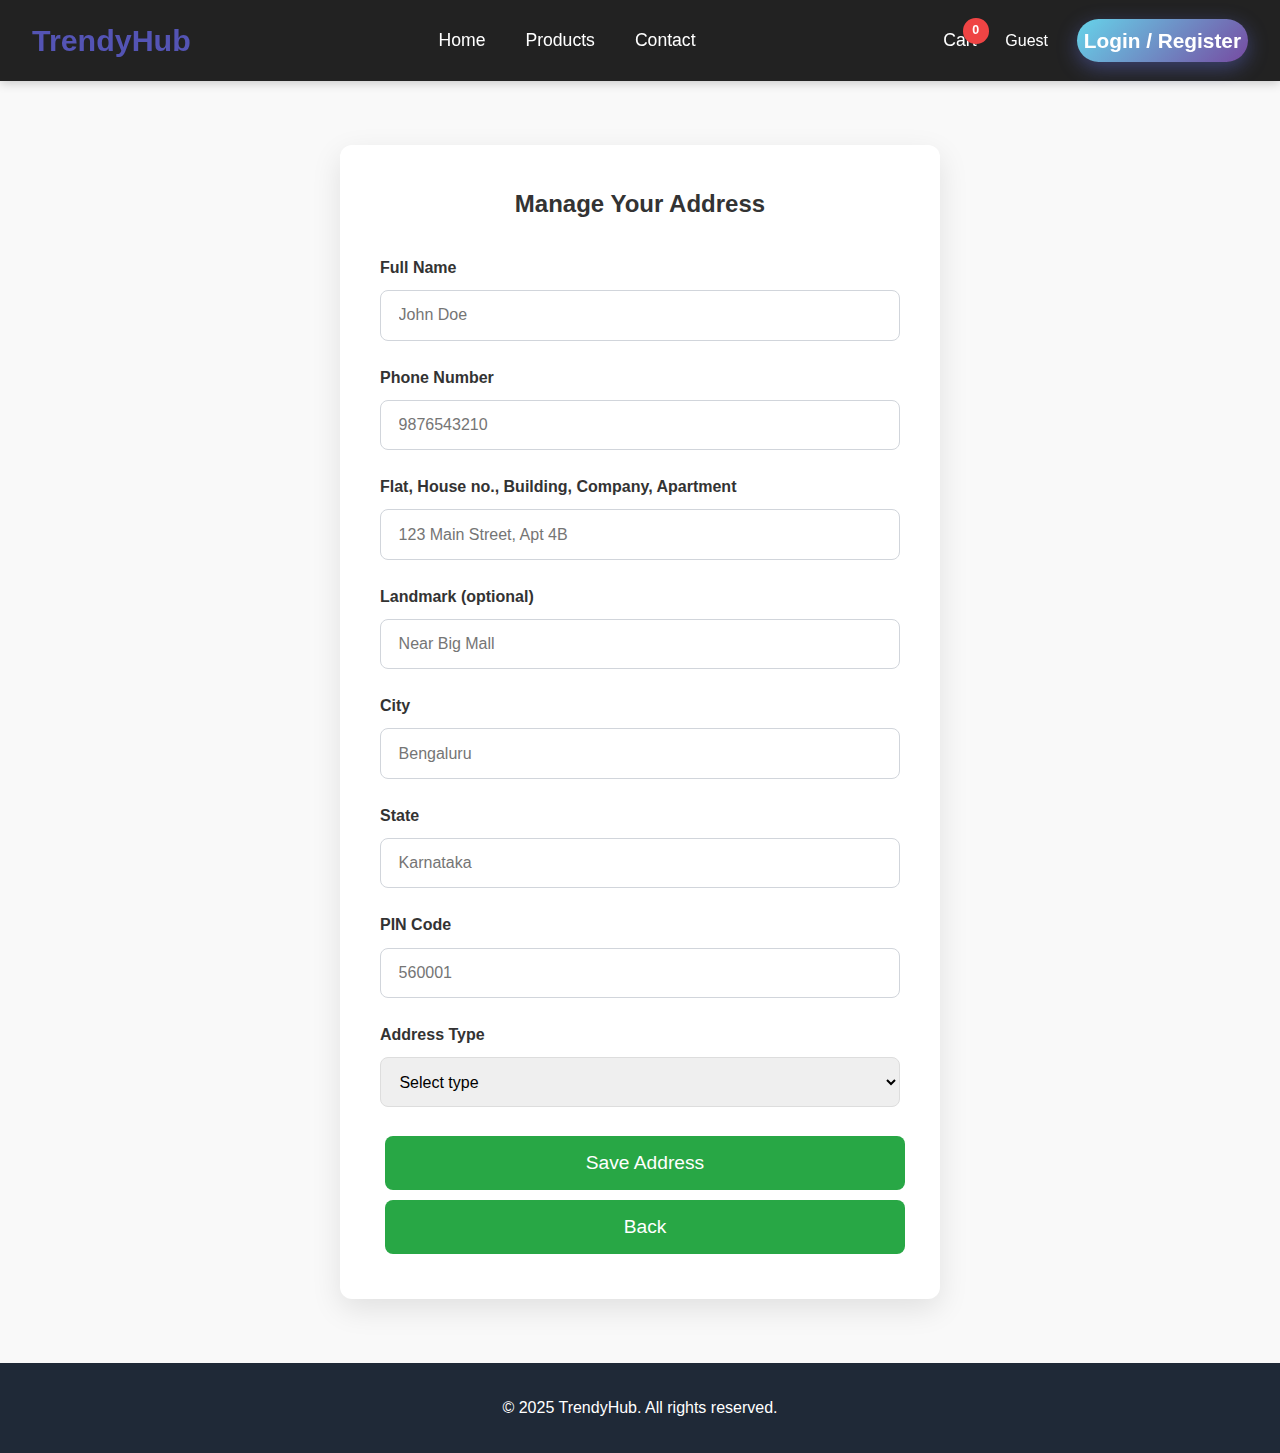
<file: address.html>
<!DOCTYPE html>
<html lang="en">
<head>
  <meta charset="UTF-8" />
<meta name="viewport" content="width=device-width, initial-scale=1.0, maximum-scale=1.0, user-scalable=no">  <title>MyShop - My Address</title>
  <link rel="stylesheet" href="css/style.css" />
  <style>
    .address-container {
      max-width: 600px;
      margin: 4rem auto;
      padding: 2.5rem;
      background: white;
      border-radius: 12px;
      box-shadow: 0 10px 30px rgba(0,0,0,0.1);
    }
    h2 { text-align: center; margin-bottom: 2rem; color: #333; }
    .form-group { margin-bottom: 1.5rem; }
    label { display: block; margin-bottom: 0.6rem; font-weight: 600; }
    input, textarea, select {
      width: 100%;
      padding: 0.9rem;
      border: 1px solid #ddd;
      border-radius: 8px;
      font-size: 1rem;
    }
    button {
        margin: 5px;
      width: 100%;
      padding: 1rem;
      background: #28a745;
      color: white;
      border: none;
      border-radius: 8px;
      font-size: 1.2rem;
      cursor: pointer;
    }
    button:hover { background: #218838; }
    #message { margin-top: 1.5rem; padding: 1rem; border-radius: 8px; text-align: center; }
    .success { background: #d4edda; color: #155724; }
    .error { background: #f8d7da; color: #721c24; }
  </style>
</head>
<body>

  <!-- Navbar (copy from your other pages) -->
  <header>
    <nav class="navbar">
      <div class="logo">TrendyHub</div>
      <ul class="nav-links">
        <li><a href="index.html">Home</a></li>
        <li><a href="products.html">Products</a></li>
        <li><a href="contact.html">Contact</a></li>
      </ul>
      <div class="nav-right">
        <a href="cart.html" class="cart-link">Cart <span id="cart-count">0</span></a>
        <span id="user-status">Guest</span>
        <button id="logout-btn" style="display:none;">Logout</button>
         <a href="login.html" style="
    display: inline-flex;
    align-items: center;
    gap: 0.8rem;
    padding: 5px 7px;
    background: linear-gradient(135deg, #66d4ea, #764ba2);
    color: white;
    text-decoration: none;
    font-size: 1.3rem;
    font-weight: bold;
    border-radius: 50px;
    box-shadow: 0 6px 20px rgba(102,118,234,0.4);
    transition: all 0.3s ease;
  " onmouseover="this.style.transform='translateY(-4px)'; this.style.boxShadow='0 12px 30px rgba(102,118,234,0.6)'" 
     onmouseout="this.style.transform='translateY(0)'; this.style.boxShadow='0 6px 20px rgba(102,118,234,0.4)'" id="login-link">Login / Register</a>
      </div>
    </nav>
  </header>

  <!-- Address Form -->
  <main class="address-container">
    <h2>Manage Your Address</h2>
    <form id="address-form">
      <div class="form-group">
        <label for="fullName">Full Name</label>
        <input type="text" id="fullName" required placeholder="John Doe">
      </div>
      <div class="form-group">
        <label for="phone">Phone Number</label>
        <input type="tel" id="phone" required placeholder="9876543210">
      </div>
      <div class="form-group">
        <label for="addressLine">Flat, House no., Building, Company, Apartment</label>
        <input type="text" id="addressLine" required placeholder="123 Main Street, Apt 4B">
      </div>
      <div class="form-group">
        <label for="landmark">Landmark (optional)</label>
        <input type="text" id="landmark" placeholder="Near Big Mall">
      </div>
      <div class="form-group">
        <label for="city">City</label>
        <input type="text" id="city" required placeholder="Bengaluru">
      </div>
      <div class="form-group">
        <label for="state">State</label>
        <input type="text" id="state" required placeholder="Karnataka">
      </div>
      <div class="form-group">
        <label for="pincode">PIN Code</label>
        <input type="text" id="pincode" required placeholder="560001" pattern="[0-9]{6}">
      </div>
      <div class="form-group">
        <label for="addressType">Address Type</label>
        <select id="addressType" required>
          <option value="">Select type</option>
          <option value="home">Home</option>
          <option value="work">Work</option>
          <option value="other">Other</option>
        </select>
      </div>
      <button type="submit">Save Address</button>
      <button type="button" onclick="window.history.back()">Back</button>
    </form>

    <div id="message" style="display:none;"></div>
  </main>

  <!-- Footer -->
  <footer>
    <p>© 2025 TrendyHub. All rights reserved.</p>
  </footer>

  <!-- Toast Container -->
  <div id="toast-container"></div>

  <script>
  // Load existing address for edit (if saved)
  document.addEventListener('DOMContentLoaded', () => {
  const saved = localStorage.getItem('savedAddress');
  if (saved) {
    const addr = JSON.parse(saved);
    document.getElementById('fullName').value = addr.fullName || '';
    document.getElementById('phone').value = addr.phone || '';
    document.getElementById('addressLine').value = addr.addressLine || '';
    document.getElementById('landmark').value = addr.landmark || '';
    document.getElementById('city').value = addr.city || '';
    document.getElementById('state').value = addr.state || '';
    document.getElementById('pincode').value = addr.pincode || '';
    document.getElementById('addressType').value = addr.addressType || '';
  }
});

  document.getElementById('address-form').addEventListener('submit', async (e) => {
    e.preventDefault();

    const address = {
      fullName: document.getElementById('fullName').value.trim(),
      phone: document.getElementById('phone').value.trim(),
      addressLine: document.getElementById('addressLine').value.trim(),
      landmark: document.getElementById('landmark').value.trim(),
      city: document.getElementById('city').value.trim(),
      state: document.getElementById('state').value.trim(),
      pincode: document.getElementById('pincode').value.trim(),
      addressType: document.getElementById('addressType').value
    };

    const msgDiv = document.getElementById('message');
    msgDiv.style.display = 'block';

    try {
      const saved = localStorage.getItem('savedAddress');
      const id = saved ? JSON.parse(saved)._id : null;
      const url = id ? `http://127.0.0.1:3000/api/address/${id}` : 'http://127.0.0.1:3000/api/address';

      const method = id ? 'PUT' : 'POST';

      const res = await fetch(url, {
        method,
        headers: { 'Content-Type': 'application/json' },
        body: JSON.stringify(address)
      });

      const text = await res.text();
      console.log('Raw server response:', text);

      let data;
      try {
        data = JSON.parse(text);
      } catch {
        msgDiv.className = 'error';
        msgDiv.textContent = 'Server returned invalid response';
        return;
      }

      if (res.ok) {
        msgDiv.className = 'success';
        msgDiv.textContent = data.message || (id ? 'Address updated successfully!' : 'Address saved successfully!');
        localStorage.setItem('savedAddress', JSON.stringify({ ...address, _id: data.id || id }));
        document.getElementById('address-form').reset();
      } else {
        msgDiv.className = 'error';
        msgDiv.textContent = data.message || 'Failed to save/update address';
      }
    } catch (err) {
      msgDiv.className = 'error';
      msgDiv.textContent = 'Network error: ' + err.message;
      console.error('Fetch error:', err);
    }
  });
</script>
</body>
</html>
</file>
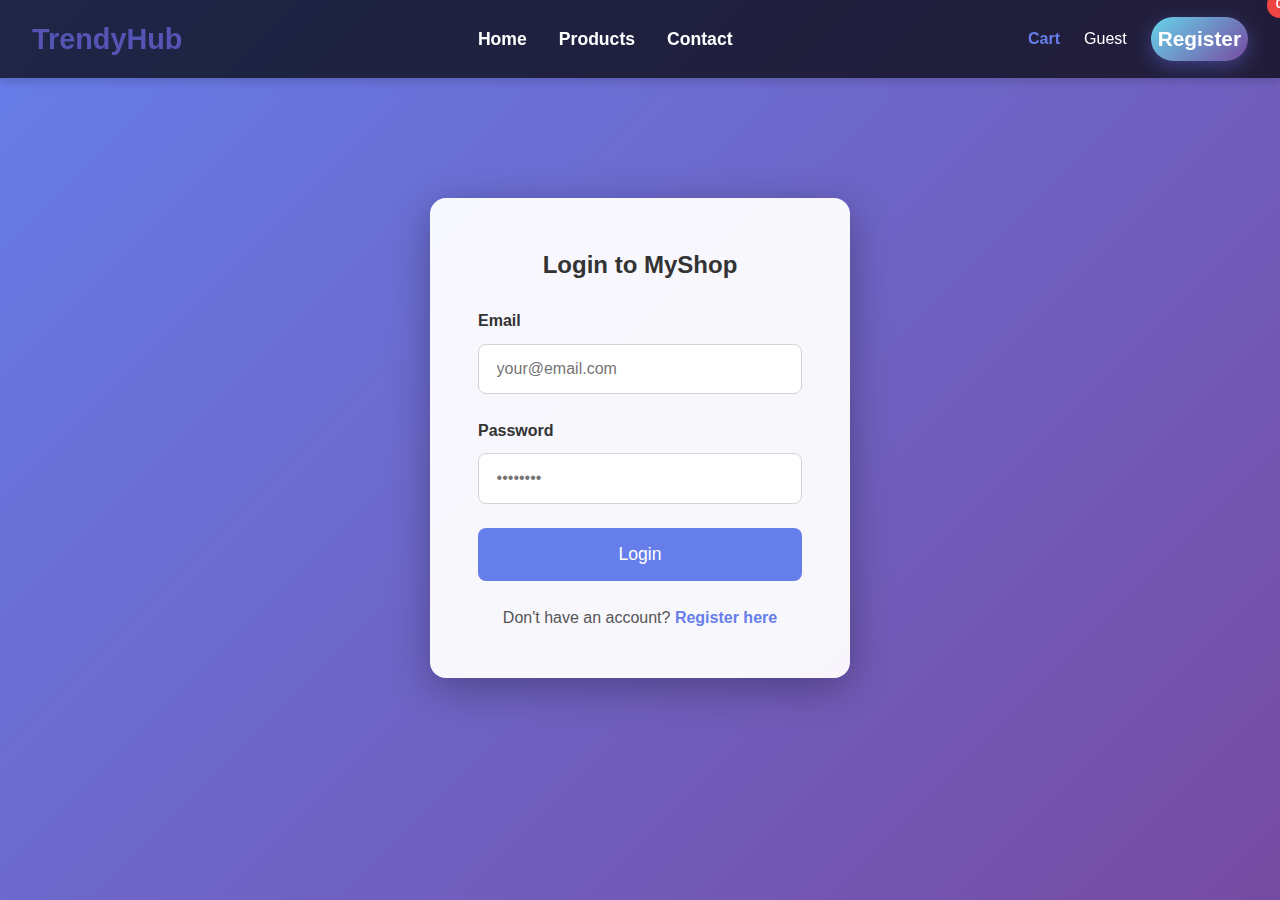
<file: admin.html>
<!DOCTYPE html>
<html lang="en">
<head>
  <meta charset="UTF-8" />
<meta name="viewport" content="width=device-width, initial-scale=1.0, maximum-scale=1.0, user-scalable=no">  <title>MyShop - Admin Dashboard</title>
  <link rel="stylesheet" href="css/style.css" />
  <style>
    body {
      margin: 0;
      font-family: Arial, sans-serif;
      background: #f4f7fa;
      color: #333;
    }
    header {
      background: #1a1a2e;
      color: white;
      padding: 1rem 2rem;
      box-shadow: 0 2px 10px rgba(0,0,0,0.2);
    }
    .navbar {
      display: flex;
      justify-content: space-between;
      align-items: center;
    }
    .logo {
      font-size: 1.8rem;
      font-weight: bold;
    }
    .logout-btn {
      background: #e94560;
      color: white;
      border: none;
      padding: 0.7rem 1.5rem;
      border-radius: 6px;
      cursor: pointer;
      font-weight: bold;
    }
    main {
      max-width: 1100px;
      margin: 3rem auto;
      padding: 0 1rem;
    }
    h1 {
      text-align: center;
      color: #1a1a2e;
      margin-bottom: 2rem;
    }
    table {
      width: 100%;
      border-collapse: collapse;
      background: white;
      border-radius: 10px;
      overflow: hidden;
      box-shadow: 0 4px 15px rgba(0,0,0,0.1);
    }
    th, td {
      padding: 1.2rem;
      text-align: left;
      border-bottom: 1px solid #eee;
    }
    th {
      background: #16213e;
      color: white;
    }
    tr:hover {
      background: #f8f9fa;
    }
    .loading, .error-msg, .no-data {
      text-align: center;
      padding: 4rem 1rem;
      font-size: 1.3rem;
      color: #555;
    }
    .error-msg {
      color: #e94560;
      background: #fff5f5;
      border: 1px solid #ffcccc;
      border-radius: 8px;
      margin-bottom: 1.5rem;
    }
  </style>
</head>
<body>

  <!-- Navbar -->
  <header>
    <nav class="navbar">
      <div class="logo">TrendyHub Admin</div>
      <button class="logout-btn" id="logout-btn">Logout</button>
    </nav>
  </header>

  <!-- Main Content -->
  <main>
    <h1>All Registered Users</h1>

    <div id="loading" class="loading">Loading users...</div>
    <div id="error-msg" class="error-msg" style="display:none;"></div>
    <div id="no-data" class="no-data" style="display:none;">No users found in database.</div>

    <table id="users-table" style="display:none;">
      <thead>
        <tr>
          <th>Name</th>
          <th>Email</th>
          <th>Registered On</th>
        </tr>
      </thead>
      <tbody id="users-body"></tbody>
    </table>
  </main>

  <!-- Scripts -->
  <script>
    async function loadUsers() {
      const token = localStorage.getItem('token');
      if (!token) {
        alert('Please login first');
        window.location.href = 'login.html';
        return;
      }

      const loading = document.getElementById('loading');
      const errorMsg = document.getElementById('error-msg');
      const noData = document.getElementById('no-data');
      const table = document.getElementById('users-table');
      const tbody = document.getElementById('users-body');

      loading.style.display = 'block';
      errorMsg.style.display = 'none';
      noData.style.display = 'none';
      table.style.display = 'none';

      try {
        const res = await fetch('https://my-shop-one-rho.vercel.app/api/admin/users', {
          method: 'GET',
          headers: {
            'Authorization': `Bearer ${token}`,
            'Content-Type': 'application/json'
          }
        });

        // Debug logs – very important
        console.log('Admin request status:', res.status);
        const text = await res.text();
        console.log('Admin raw response from server:', text);

        let data;
        try {
          data = JSON.parse(text);
        } catch (parseErr) {
          console.error('Failed to parse JSON:', parseErr);
          throw new Error('Server returned invalid response (not JSON)');
        }

        loading.style.display = 'none';

        if (!res.ok) {
          errorMsg.textContent = data.message || `Error ${res.status}: ${text}`;
          errorMsg.style.display = 'block';

          if (res.status === 401 || res.status === 403) {
            alert('Session expired or admin access required. Please login again.');
            localStorage.removeItem('token');
            window.location.href = 'login.html';
          }
          return;
        }

        if (data.length === 0) {
          noData.style.display = 'block';
          return;
        }

        table.style.display = 'table';
        tbody.innerHTML = '';

        data.forEach(user => {
          const row = document.createElement('tr');
          row.innerHTML = `
            <td>${user.name || 'N/A'}</td>
            <td>${user.email || 'N/A'}</td>
            <td>${user.createdAt ? new Date(user.createdAt).toLocaleDateString() : 'N/A'}</td>
          `;
          tbody.appendChild(row);
        });
      } catch (err) {
        console.error('Load users failed:', err);
        loading.style.display = 'none';
        errorMsg.textContent = 'Error loading users: ' + err.message;
        errorMsg.style.display = 'block';
      }
    }

    document.addEventListener('DOMContentLoaded', () => {
      loadUsers();

      document.getElementById('logout-btn').addEventListener('click', () => {
        localStorage.removeItem('token');
        window.location.href = 'index.html';
      });
    });
  </script>
</body>
</html>
</file>
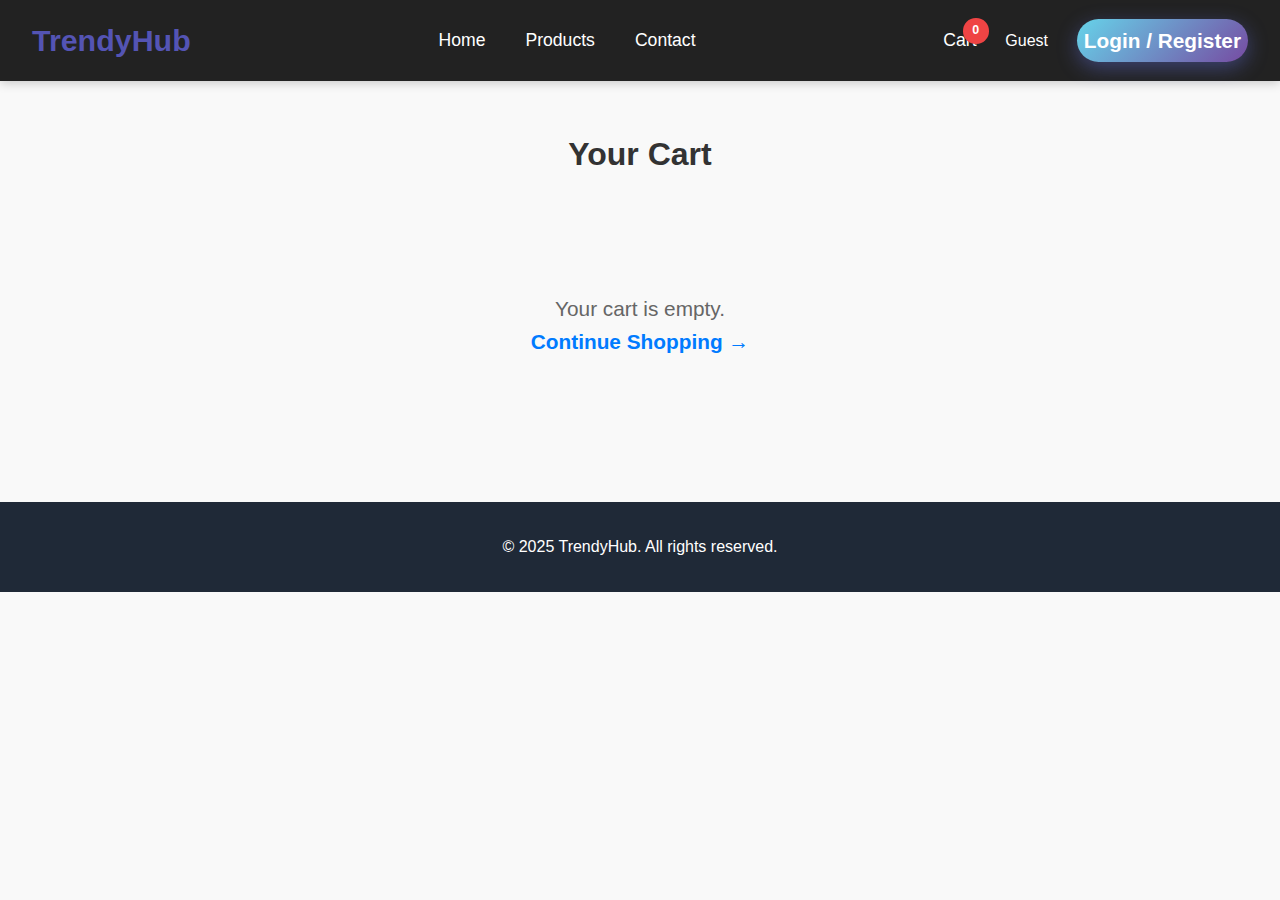
<file: cart.html>
<!DOCTYPE html>
<html lang="en">
<head>
  <meta charset="UTF-8" />
<meta name="viewport" content="width=device-width, initial-scale=1.0, maximum-scale=1.0, user-scalable=no">  <title>MyShop - Cart</title>
  <link rel="stylesheet" href="css/style.css" />
  <style>
    .cart-container {
      max-width: 1100px;
      margin: 3rem auto;
      padding: 0 1.5rem;
    }

    h1 {
      text-align: center;
      margin-bottom: 2rem;
      color: #333;
    }

    .cart-item {
      display: flex;
      align-items: center;
      gap: 1.5rem;
      padding: 1.5rem 0;
      border-bottom: 1px solid #eee;
    }

    .cart-item img {
      width: 100px;
      height: 100px;
      object-fit: contain;
      border-radius: 8px;
    }

    .item-info {
      flex: 1;
    }

    .item-name {
      font-weight: 600;
      font-size: 1.2rem;
      margin-bottom: 0.5rem;
    }

    .item-price {
      color: #28a745;
      font-size: 1.3rem;
      font-weight: bold;
    }

    .quantity-controls {
      display: flex;
      align-items: center;
      gap: 1rem;
    }

    .qty-btn {
      width: 36px;
      height: 36px;
      background: #f1f3f5;
      border: 1px solid #ddd;
      border-radius: 6px;
      font-size: 1.2rem;
      cursor: pointer;
    }

    .qty-btn:hover {
      background: #e9ecef;
    }

    .item-total {
      font-weight: bold;
      min-width: 100px;
      text-align: right;
    }

    .cart-total {
      text-align: right;
      font-size: 1.5rem;
      margin: 2rem 0;
      padding: 1.5rem;
      background: #f8f9fa;
      border-radius: 12px;
    }

    .proceed-btn {
      display: block;
      width: 100%;
      max-width: 300px;
      margin: 0 auto;
      padding: 1.2rem;
      background: #28a745;
      color: white;
      border: none;
      border-radius: 25px;
      font-size: 1.3rem;
      font-weight: bold;
      cursor: pointer;
      text-align: center;
      text-decoration: none;
      transition: background 0.3s;
    }

    .proceed-btn:hover {
      background: #218838;
    }
    .proceed-btn1 {
      
      display: block;
      width: 100%;
      max-width: 300px;
      margin: 10px auto;
      padding: 1.2rem;
      background: #789805;
      color: white;
      border: none;
      border-radius: 25px;
      font-size: 1.3rem;
      font-weight: bold;
      cursor: pointer;
      text-align: center;
      text-decoration: none;
      transition: background 0.3s;
    }

    .proceed-btn1:hover {
      background: #b1cc2c;
    }

    .empty-cart {
      text-align: center;
      padding: 5rem 1rem;
      color: #666;
      font-size: 1.3rem;
    }

    .empty-cart a {
      color: #007bff;
      text-decoration: none;
      font-weight: bold;
    }
  </style>
</head>
<body>

  <!-- Navbar -->
  <header>
    <nav class="navbar">
      <div class="logo">TrendyHub</div>
      <ul class="nav-links">
        <li><a href="index.html">Home</a></li>
        <li><a href="products.html">Products</a></li>
        <li><a href="contact.html">Contact</a></li>
      </ul>
      <div class="nav-right">
        <a href="cart.html" class="cart-link">Cart <span id="cart-count">0</span></a>
        <span id="user-status">Guest</span>
        <button id="logout-btn" style="display:none;">Logout</button>
        <a href="login.html" style="
    display: inline-flex;
    align-items: center;
    gap: 0.8rem;
    padding: 5px 7px;
    background: linear-gradient(135deg, #66d4ea, #764ba2);
    color: white;
    text-decoration: none;
    font-size: 1.3rem;
    font-weight: bold;
    border-radius: 50px;
    box-shadow: 0 6px 20px rgba(102,118,234,0.4);
    transition: all 0.3s ease;
  " onmouseover="this.style.transform='translateY(-4px)'; this.style.boxShadow='0 12px 30px rgba(102,118,234,0.6)'" 
     onmouseout="this.style.transform='translateY(0)'; this.style.boxShadow='0 6px 20px rgba(102,118,234,0.4)'" id="login-link">Login / Register</a>
      </div>
    </nav>
  </header>

  <!-- Cart Page -->
  <main class="cart-container">
    <h1>Your Cart</h1>

    <div id="cart-items"></div>

    <div id="empty-cart" class="empty-cart" style="display: none;">
      Your cart is empty.<br>
      <a href="products.html">Continue Shopping →</a>
    </div>

    <div id="cart-total-section" class="cart-total" style="display: none;">
      <div style="font-size: 1.3rem; margin-bottom: 1rem;">
        Subtotal: <span id="subtotal">₹0.00</span>
      </div>
      <div style="font-size: 1.8rem; font-weight: bold; color: #28a745;">
        Grand Total: <span id="grand-total">₹0.00</span>
      </div>
      <a href="products.html" class="proceed-btn1">Continue Shopping </a>
      <a href="checkout.html" class="proceed-btn">Proceed to Checkout</a>
    </div>
  </main>

  <!-- Footer -->
  <footer>
    <p>© 2025 TrendyHub. All rights reserved.</p>
  </footer>

  <!-- Toast Container -->
  <div id="toast-container"></div>

  <!-- Scripts -->
  <script src="js/main.js"></script>
  <script src="js/cart.js"></script>

  <script>
    // Update cart page
    function updateCartPage() {
      const cart = getCart() || [];
      const itemsContainer = document.getElementById('cart-items');
      const emptyDiv = document.getElementById('empty-cart');
      const totalSection = document.getElementById('cart-total-section');
      const subtotalEl = document.getElementById('subtotal');
      const grandTotalEl = document.getElementById('grand-total');

      itemsContainer.innerHTML = '';
      let subtotal = 0;

      if (cart.length === 0) {
        emptyDiv.style.display = 'block';
        totalSection.style.display = 'none';
        return;
      }

      emptyDiv.style.display = 'none';
      totalSection.style.display = 'block';

      cart.forEach(item => {
        const itemTotal = item.price * item.quantity;
        subtotal += itemTotal;

        const div = document.createElement('div');
        div.className = 'cart-item';
        div.innerHTML = `
          <img src="${item.image || '/images/placeholder.jpg'}" alt="${item.name}">
          <div class="item-info">
            <div class="item-name">${item.name}</div>
            <div>₹${item.price.toFixed(2)} × ${item.quantity}</div>
          </div>
          <div class="item-total">₹${itemTotal.toFixed(2)}</div>
        `;
        itemsContainer.appendChild(div);
      });

      subtotalEl.textContent = `₹${subtotal.toFixed(2)}`;
      grandTotalEl.textContent = `₹${subtotal.toFixed(2)}`; // Free delivery
    }

    // Run on load
    document.addEventListener('DOMContentLoaded', updateCartPage);
  </script>
</body>
</html>
</file>
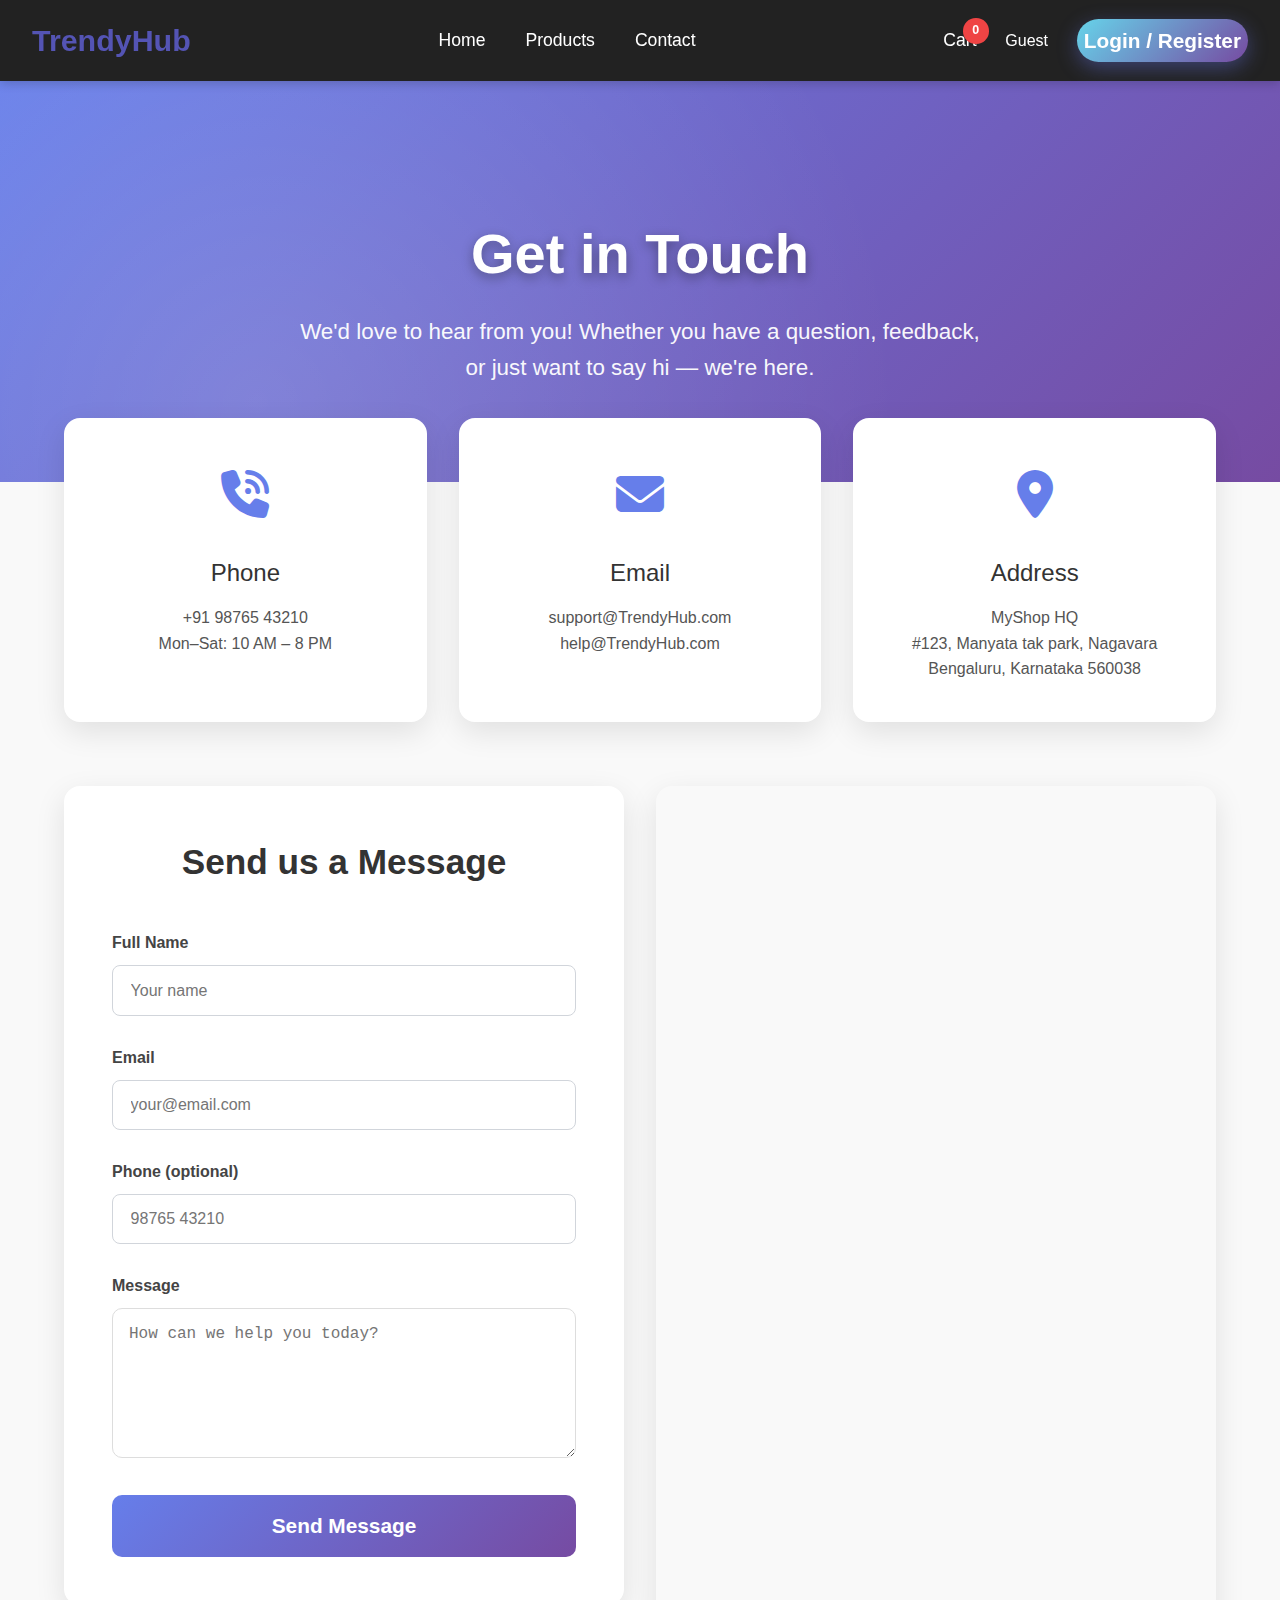
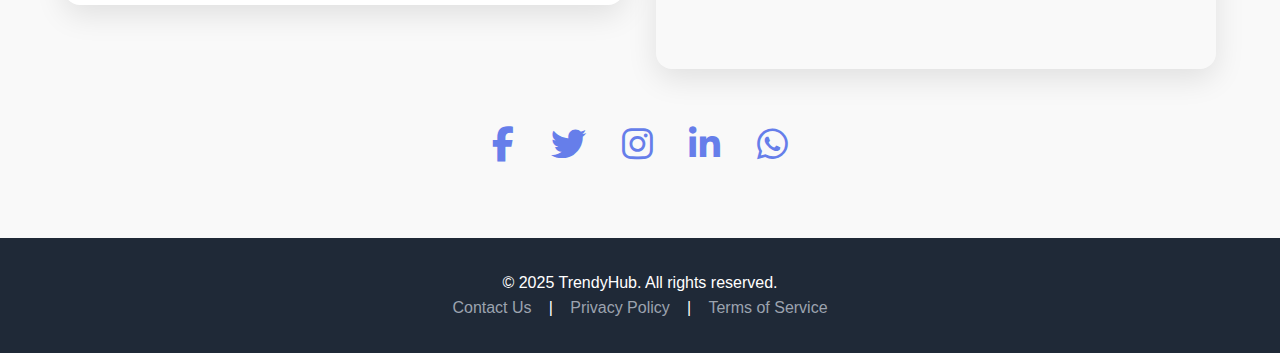
<file: contact.html>
<!DOCTYPE html>
<html lang="en">
<head>
  <meta charset="UTF-8" />
  <meta name="viewport" content="width=device-width, initial-scale=1.0"/>
  <title>MyShop - Contact Us</title>
  <link rel="stylesheet" href="css/style.css" />
  <link rel="stylesheet" href="https://cdnjs.cloudflare.com/ajax/libs/font-awesome/6.5.0/css/all.min.css" />
  <style>
    .contact-hero {
      background: linear-gradient(135deg, #667eea 0%, #764ba2 100%);
      color: white;
      padding: 8rem 2rem 6rem;
      text-align: center;
      position: relative;
      overflow: hidden;
    }

    .contact-hero::before {
      content: '';
      position: absolute;
      inset: 0;
      background: radial-gradient(circle at 20% 80%, rgba(255,255,255,0.15) 0%, transparent 60%);
    }

    .contact-hero h1 {
      font-size: 3.5rem;
      margin-bottom: 1rem;
      text-shadow: 0 4px 12px rgba(0,0,0,0.4);
    }

    .contact-hero p {
      font-size: 1.4rem;
      max-width: 700px;
      margin: 0 auto;
      opacity: 0.95;
    }

    .contact-container {
      max-width: 1200px;
      margin: -4rem auto 0;
      padding: 0 1.5rem;
      position: relative;
      z-index: 2;
    }

    .contact-grid {
      display: grid;
      grid-template-columns: repeat(auto-fit, minmax(320px, 1fr));
      gap: 2rem;
      margin-bottom: 4rem;
    }

    .contact-card {
      background: white;
      border-radius: 16px;
      padding: 2.5rem 2rem;
      text-align: center;
      box-shadow: 0 10px 30px rgba(0,0,0,0.1);
      transition: all 0.3s ease;
    }

    .contact-card:hover {
      transform: translateY(-10px);
      box-shadow: 0 20px 50px rgba(0,0,0,0.15);
    }

    .card-icon {
      font-size: 3rem;
      color: #667eea;
      margin-bottom: 1.2rem;
    }

    .card-title {
      font-size: 1.5rem;
      margin-bottom: 0.8rem;
      color: #333;
    }

    .card-text {
      color: #555;
      line-height: 1.6;
    }

    .form-section {
      background: white;
      border-radius: 16px;
      padding: 3rem;
      box-shadow: 0 10px 30px rgba(0,0,0,0.1);
      margin-bottom: 4rem;
    }

    .form-section h2 {
      text-align: center;
      margin-bottom: 2.5rem;
      font-size: 2.2rem;
      color: #333;
    }

    .form-group {
      margin-bottom: 1.8rem;
    }

    label {
      display: block;
      margin-bottom: 0.6rem;
      font-weight: 600;
      color: #444;
    }

    input, textarea {
      width: 100%;
      padding: 1rem;
      border: 1px solid #ddd;
      border-radius: 10px;
      font-size: 1rem;
      transition: border 0.3s;
    }

    input:focus, textarea:focus {
      outline: none;
      border-color: #667eea;
      box-shadow: 0 0 0 4px rgba(102,126,234,0.15);
    }

    textarea {
      min-height: 150px;
      resize: vertical;
    }

    .submit-btn {
      width: 100%;
      padding: 1.2rem;
      background: linear-gradient(135deg, #667eea, #764ba2);
      color: white;
      border: none;
      border-radius: 10px;
      font-size: 1.3rem;
      font-weight: bold;
      cursor: pointer;
      transition: all 0.3s;
    }

    .submit-btn:hover {
      transform: translateY(-3px);
      box-shadow: 0 12px 30px rgba(102,126,234,0.4);
    }

    .map-section {
      border-radius: 16px;
      overflow: hidden;
      box-shadow: 0 10px 30px rgba(0,0,0,0.1);
    }

    .social-links {
      text-align: center;
      margin: 3rem 0;
    }

    .social-links a {
      color: #667eea;
      font-size: 2.2rem;
      margin: 0 1rem;
      transition: all 0.3s;
    }

    .social-links a:hover {
      color: #764ba2;
      transform: translateY(-5px);
    }

    #form-message {
      margin-top: 1.5rem;
      padding: 1.2rem;
      border-radius: 10px;
      text-align: center;
      font-weight: bold;
    }

    .success { background: #d4edda; color: #155724; }
    .error { background: #f8d7da; color: #721c24; }

    @media (max-width: 768px) {
      .contact-hero h1 { font-size: 2.8rem; }
      .contact-hero p { font-size: 1.3rem; }
      .form-section { padding: 2rem 1.5rem; }
    }
  </style>
</head>
<body>

  <!-- Navbar -->
  <header>
    <nav class="navbar">
      <div class="logo">TrendyHub</div>
      <ul class="nav-links">
        <li><a href="index.html">Home</a></li>
        <li><a href="products.html">Products</a></li>
        <li><a href="contact.html">Contact</a></li>
      </ul>
      <div class="nav-right">
        <a href="cart.html" class="cart-link">Cart <span id="cart-count">0</span></a>
        <span id="user-status">Guest</span>
        <button id="logout-btn" style="display:none;">Logout</button>
        <a href="login.html" style="
    display: inline-flex;
    align-items: center;
    gap: 0.8rem;
    padding: 5px 7px;
    background: linear-gradient(135deg, #66d4ea, #764ba2);
    color: white;
    text-decoration: none;
    font-size: 1.3rem;
    font-weight: bold;
    border-radius: 50px;
    box-shadow: 0 6px 20px rgba(102,118,234,0.4);
    transition: all 0.3s ease;
  " onmouseover="this.style.transform='translateY(-4px)'; this.style.boxShadow='0 12px 30px rgba(102,118,234,0.6)'" 
     onmouseout="this.style.transform='translateY(0)'; this.style.boxShadow='0 6px 20px rgba(102,118,234,0.4)'" id="login-link">Login / Register</a>
      </div>
    </nav>
  </header>

  <!-- Hero Section -->
  <section class="contact-hero">
    <div class="hero-content">
      <h1>Get in Touch</h1>
      <p>We'd love to hear from you! Whether you have a question, feedback, or just want to say hi — we're here.</p>
    </div>
  </section>

  <!-- Main Content -->
  <main class="contact-container">

    <!-- Contact Info Cards -->
    <div class="contact-grid">
      <div class="contact-card">
        <div class="card-icon"><i class="fas fa-phone-volume"></i></div>
        <div class="card-title">Phone</div>
        <div class="card-text">
          +91 98765 43210<br>
          Mon–Sat: 10 AM – 8 PM
        </div>
      </div>

      <div class="contact-card">
        <div class="card-icon"><i class="fas fa-envelope"></i></div>
        <div class="card-title">Email</div>
        <div class="card-text">
          support@TrendyHub.com<br>
          help@TrendyHub.com
        </div>
      </div>

      <div class="contact-card">
        <div class="card-icon"><i class="fas fa-map-marker-alt"></i></div>
        <div class="card-title">Address</div>
        <div class="card-text">
          MyShop HQ<br>
          #123, Manyata tak park, Nagavara <br>
          Bengaluru, Karnataka 560038
        </div>
      </div>
    </div>

    <!-- Contact Form & Map -->
    <div class="form-map-grid" style="display:grid; grid-template-columns:1fr 1fr; gap:2rem;">
      <!-- Form -->
      <div class="form-section">
        <h2>Send us a Message</h2>
        <form id="contact-form">
          <div class="form-group">
            <label for="name">Full Name</label>
            <input type="text" id="name" required placeholder="Your name">
          </div>
          <div class="form-group">
            <label for="email">Email</label>
            <input type="email" id="email" required placeholder="your@email.com">
          </div>
          <div class="form-group">
            <label for="phone">Phone (optional)</label>
            <input type="tel" id="phone" placeholder="98765 43210">
          </div>
          <div class="form-group">
            <label for="message">Message</label>
            <textarea id="message" required placeholder="How can we help you today?"></textarea>
          </div>
          <button type="submit" class="submit-btn">Send Message</button>
        </form>

        <div id="form-message" style="display:none;"></div>
      </div>

      <!-- Map -->
      <div class="map-section">
        <iframe src="https://www.google.com/maps/embed?pb=!1m18!1m12!1m3!1d3888.027!2d77.640!3d12.9716!2m3!1f0!2f0!3f0!3m2!1i1024!2i768!4f13.1!3m3!1m2!1s0x3bae140f6f6f6f6f%3A0x6f6f6f6f6f6f6f6f!2sMG%20Road%2C%20Bengaluru!5e0!3m2!1sen!2sin!4v1730000000000" width="100%" height="450" style="border:0;" allowfullscreen="" loading="lazy" referrerpolicy="no-referrer-when-downgrade"></iframe>
      </div>
    </div>

    <!-- Social Links -->
    <div class="social-links">
      <a href="#"><i class="fab fa-facebook-f"></i></a>
      <a href="#"><i class="fab fa-twitter"></i></a>
      <a href="#"><i class="fab fa-instagram"></i></a>
      <a href="#"><i class="fab fa-linkedin-in"></i></a>
      <a href="#"><i class="fab fa-whatsapp"></i></a>
    </div>

  </main>

  <!-- Footer -->
  <footer>
    <p>© 2025 TrendyHub. All rights reserved.</p>
    <div class="footer-links">
      <a href="contact.html">Contact Us</a> |
      <a href="#">Privacy Policy</a> |
      <a href="#">Terms of Service</a>
    </div>
  </footer>

  <!-- Toast Container -->
  <div id="toast-container"></div>

  <script>
    document.getElementById('contact-form').addEventListener('submit', async (e) => {
      e.preventDefault();

      const data = {
        name: document.getElementById('name').value.trim(),
        email: document.getElementById('email').value.trim(),
        phone: document.getElementById('phone').value.trim(),
        message: document.getElementById('message').value.trim()
      };

      const msgDiv = document.getElementById('form-message');
      msgDiv.style.display = 'block';

      try {
        // You can replace with real backend later
        // For now: simulate success after 1 second
        await new Promise(resolve => setTimeout(resolve, 1000));

        msgDiv.className = 'success';
        msgDiv.textContent = 'Thank you! Your message has been sent. We will get back to you soon.';
        document.getElementById('contact-form').reset();
      } catch (err) {
        msgDiv.className = 'error';
        msgDiv.textContent = 'Something went wrong. Please try again later.';
      }
    });
  </script>
</body>
</html>
</file>
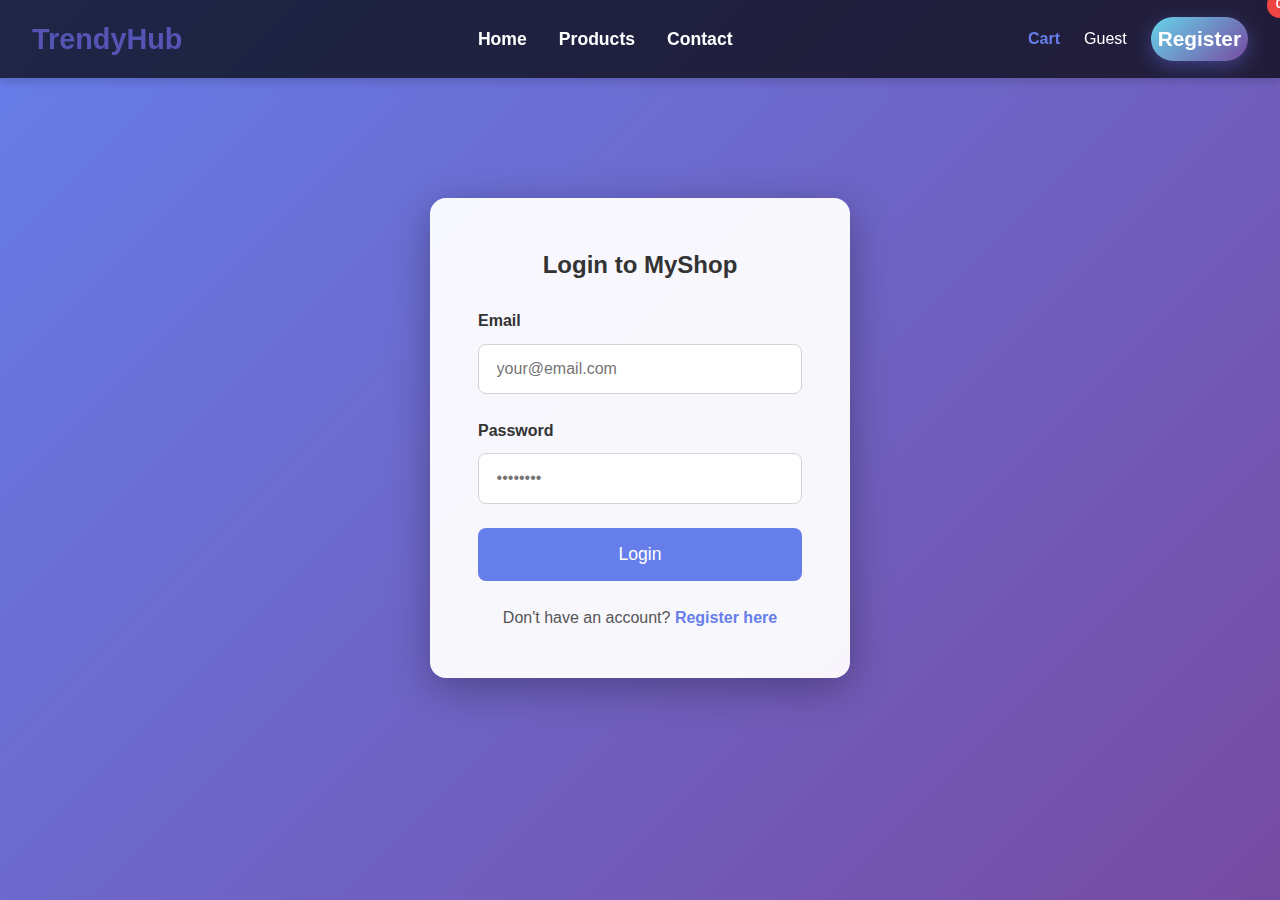
<file: login.html>
<!DOCTYPE html>
<html lang="en">
<head>
  <meta charset="UTF-8" />
<meta name="viewport" content="width=device-width, initial-scale=1.0, maximum-scale=1.0, user-scalable=no">  <title>MyShop - Login</title>
  <link rel="stylesheet" href="css/style.css" />
  <style>
    body {
      margin: 0;
      background: linear-gradient(135deg, #667eea 0%, #764ba2 100%);
      min-height: 100vh;
      font-family: Arial, sans-serif;
    }
    .navbar {
      background: rgba(0,0,0,0.7);
      padding: 1rem 2rem;
      display: flex;
      justify-content: space-between;
      align-items: center;
      color: white;
    }
    .logo { font-size: 1.8rem; font-weight: bold; }
    .nav-links { list-style: none; display: flex; gap: 2rem; }
    .nav-links a { color: white; text-decoration: none; }
    .nav-right { display: flex; gap: 1.5rem; align-items: center; }
    main {
      display: flex;
      justify-content: center;
      align-items: center;
      min-height: 80vh;
    }
    .auth-container {
      background: rgba(255,255,255,0.95);
      padding: 3rem;
      border-radius: 16px;
      box-shadow: 0 10px 40px rgba(0,0,0,0.3);
      width: 100%;
      max-width: 420px;
      text-align: center;
    }
    h2 { margin-bottom: 1.5rem; color: #333; }
    .form-group { margin-bottom: 1.5rem; text-align: left; }
    label { display: block; margin-bottom: 0.5rem; font-weight: 600; }
    input {
      width: 100%;
      padding: 0.9rem;
      border: 1px solid #ddd;
      border-radius: 8px;
      font-size: 1rem;
    }
    button {
      width: 100%;
      padding: 1rem;
      background: #667eea;
      color: white;
      border: none;
      border-radius: 8px;
      font-size: 1.1rem;
      cursor: pointer;
    }
    button:hover { background: #5a67d8; }
    p { margin-top: 1.5rem; color: #555; }
    a { color: #667eea; text-decoration: none; font-weight: 600; }
  </style>
</head>
<body>

  <!-- Navbar -->
  <header>
    <nav class="navbar">
      <div class="logo">TrendyHub</div>
      <ul class="nav-links">
        <li><a href="index.html">Home</a></li>
        <li><a href="products.html">Products</a></li>
        <li><a href="contact.html">Contact</a></li>
      </ul>
      <div class="nav-right">
        <a href="cart.html">Cart <span id="cart-count">0</span></a>
        <span id="user-status">Guest</span>
        <button id="logout-btn" style="display:none;">Logout</button>
         <a href="register.html" style="
    display: inline-flex;
    align-items: center;
    gap: 0.8rem;
    padding: 5px 7px;
    background: linear-gradient(135deg, #66d4ea, #764ba2);
    color: white;
    text-decoration: none;
    font-size: 1.3rem;
    font-weight: bold;
    border-radius: 50px;
    box-shadow: 0 6px 20px rgba(102,118,234,0.4);
    transition: all 0.3s ease;
  " onmouseover="this.style.transform='translateY(-4px)'; this.style.boxShadow='0 12px 30px rgba(102,118,234,0.6)'" 
     onmouseout="this.style.transform='translateY(0)'; this.style.boxShadow='0 6px 20px rgba(102,118,234,0.4)'" id="login-link">Register</a>
      </div>
    </nav>
  </header>

  <!-- Login Form -->
  <main>
    <div class="auth-container">
      <h2>Login to MyShop</h2>
      <form id="login-form">
        <div class="form-group">
          <label for="email">Email</label>
          <input type="email" id="email" required placeholder="your@email.com">
        </div>
        <div class="form-group">
          <label for="password">Password</label>
          <input type="password" id="password" required placeholder="••••••••">
        </div>
        <button type="submit">Login</button>
      </form>
      <p>Don't have an account? <a href="register.html">Register here</a></p>
    </div>
    <div id="message" style="display:none;"></div>
  </main>

  <!-- Scripts -->
  <script>
  document.addEventListener('DOMContentLoaded', () => {
    const form = document.getElementById('login-form');
    const msgDiv = document.getElementById('message');

    if (!form || !msgDiv) {
      console.error('Login form or message div not found');
      return;
    }

    form.addEventListener('submit', async (e) => {
      e.preventDefault();

      const email = document.getElementById('email')?.value.trim();
      const password = document.getElementById('password')?.value.trim();

      if (!email || !password) {
        msgDiv.className = 'error';
        msgDiv.textContent = 'Please fill email and password';
        msgDiv.style.display = 'block';
        return;
      }

      msgDiv.style.display = 'none';

      try {
        const res = await fetch('http://localhost:3000/api/auth/login', {
          method: 'POST',
          headers: { 'Content-Type': 'application/json' },
          body: JSON.stringify({ email, password })
        });

        const data = await res.json();

        if (res.ok) {
          localStorage.setItem('token', data.token);
          localStorage.setItem('userId', data.user._id);
          msgDiv.className = 'success';
          msgDiv.textContent = 'Login successful!';
          msgDiv.style.display = 'block';
          setTimeout(() => window.location.href = 'index.html', 1500);
        } else {
          msgDiv.className = 'error';
          msgDiv.textContent = data.message || 'Login failed';
          msgDiv.style.display = 'block';
        }
      } catch (err) {
        msgDiv.className = 'error';
        msgDiv.textContent = 'Network error: ' + err.message;
        msgDiv.style.display = 'block';
        console.error('Login error:', err);
      }
    });
  });
</script>
</body>
</html>
</file>
<file: css/style.css>
/* style.css - Full consolidated styles for your e-commerce site */

/* ================================================ */
/* 1. Reset & Base Styles                           */
/* ================================================ */
* {
  margin: 0;
  padding: 0;
  box-sizing: border-box;
}

body {
  font-family: -apple-system, BlinkMacOSystemFont, 'Segoe UI', Roboto, Oxygen, Ubuntu, Cantarell, sans-serif;
  line-height: 1.6;
  color: #333;
  background: #f9f9f9;
}

/* ================================================ */
/* 2. Navbar (horizontal + hamburger mobile)        */
/* ================================================ */
.navbar {
  background: #222;
  color: white;
  padding: 1rem 2rem;
  position: sticky;
  top: 0;
  z-index: 1000;
  box-shadow: 0 2px 10px rgba(0,0,0,0.2);
  display: flex;
  justify-content: space-between;
  align-items: center;
}

.logo {
  font-size: 1.9rem;
  font-weight: bold;
  color: rgb(84, 84, 180);
  
}

.nav-links {
  list-style: none;
  display: flex;
  gap: 2.5rem;
}

.nav-links a {
  color: white;
  text-decoration: none;
  font-size: 1.1rem;
  transition: color 0.3s;
}

.nav-links a:hover {
  color: #4ade80;
}

.nav-right {
  display: flex;
  align-items: center;
  gap: 1.8rem;
}

.cart-link {
  position: relative;
  color: white;
  text-decoration: none;
  font-size: 1.1rem;
}

#cart-count {
  background: #ef4444;
  color: white;
  border-radius: 50%;
  padding: 0.18rem 0.58rem;
  font-size: 0.78rem;
  position: absolute;
  top: -8px;
  right: -12px;
  min-width: 18px;
  text-align: center;
  font-weight: bold;
}

/* Hamburger */
.hamburger {
  display: none;
  flex-direction: column;
  gap: 5px;
  cursor: pointer;
}

.hamburger span {
  width: 28px;
  height: 3px;
  background: white;
  transition: all 0.3s;
}

@media (max-width: 992px) {
  .hamburger { display: flex; }
  .nav-links, .nav-right { display: none; }

  .nav-links.active {
    display: flex;
    flex-direction: column;
    position: absolute;
    top: 100%;
    left: 0;
    width: 100%;
    background: #222;
    padding: 1.5rem;
    gap: 1.5rem;
  }

  .nav-right.active {
    display: flex;
    flex-direction: column;
    gap: 1rem;
    padding: 1rem;
  }
}

/* ================================================ */
/* 3. Toast Notifications                           */
/* ================================================ */
#toast-container {
  position: fixed;
  top: 20px;
  right: 20px;
  z-index: 2000;
  max-width: 380px;
}

.toast {
  background: #333;
  color: white;
  padding: 14px 20px;
  margin-bottom: 12px;
  border-radius: 8px;
  box-shadow: 0 4px 16px rgba(0,0,0,0.3);
  opacity: 0;
  transform: translateY(-20px);
  transition: all 0.4s ease;
  font-size: 1rem;
}

.toast.show { opacity: 1; transform: translateY(0); }
.toast.success { background: #22c55e; }
.toast.error   { background: #ef4444; }

/* ================================================ */
/* 4. Loading & Error States                        */
/* ================================================ */
.loading {
  text-align: center;
  padding: 5rem 1rem;
  font-size: 1.4rem;
  color: #666;
}

.loading::after {
  content: '';
  display: inline-block;
  width: 28px;
  height: 28px;
  margin-left: 12px;
  border: 4px solid #3b82f6;
  border-top-color: transparent;
  border-radius: 50%;
  animation: spin 1s linear infinite;
}

@keyframes spin { to { transform: rotate(360deg); } }

.error-message {
  color: #ef4444;
  text-align: center;
  padding: 3rem;
  font-size: 1.3rem;
}

/* ================================================ */
/* 5. Products Page & Cards                         */
/* ================================================ */
.products-grid {
  display: grid;
  grid-template-columns: repeat(auto-fill, minmax(260px, 1fr));
  gap: 2rem;
  padding: 1rem;
}

.product-card {
  background: white;
  border-radius: 12px;
  overflow: hidden;
  box-shadow: 0 4px 12px rgba(0,0,0,0.08);
  transition: transform 0.2s, box-shadow 0.2s;
  cursor: pointer;
}

.product-card:hover {
  transform: translateY(-6px);
  box-shadow: 0 10px 20px rgba(0,0,0,0.12);
}

.product-card img {
  width: 100%;
  height: 220px;
  object-fit: contain;
  background: #f9fafb;
  padding: 1.2rem;
}

.product-card h3 {
  padding: 0 1.2rem;
  font-size: 1.25rem;
  margin: 0.8rem 0 0.4rem;
}

.product-card p {
  padding: 0 1.2rem 1rem;
  color: #16a34a;
  font-size: 1.35rem;
  font-weight: 700;
}

.add-to-cart {
  width: 100%;
  padding: 0.9rem;
  background: #3b82f6;
  color: white;
  border: none;
  font-size: 1rem;
  cursor: pointer;
  transition: background 0.2s;
}

.add-to-cart:hover {
  background: #2563eb;
}

/* Filters */
.filters {
  background: white;
  padding: 1.5rem;
  border-bottom: 1px solid #e5e7eb;
  box-shadow: 0 2px 6px rgba(0,0,0,0.05);
}

#search-input {
  width: 100%;
  max-width: 600px;
  padding: 0.9rem 1.2rem;
  font-size: 1.1rem;
  border: 1px solid #d1d5db;
  border-radius: 8px;
  margin: 0 auto 1rem;
  display: block;
}

.sort-options {
  margin: 1rem 0;
  text-align: center;
}

#sort-select {
  padding: 0.7rem 1.2rem;
  font-size: 1rem;
  border-radius: 8px;
  border: 1px solid #d1d5db;
}

.category-filters {
  display: flex;
  flex-wrap: wrap;
  gap: 0.8rem;
  justify-content: center;
}

.filter-btn {
  padding: 0.6rem 1.3rem;
  background: #f3f4f6;
  border: none;
  border-radius: 9999px;
  cursor: pointer;
  font-size: 0.95rem;
  transition: all 0.2s;
}

.filter-btn.active,
.filter-btn:hover {
  background: #3b82f6;
  color: white;
}

/* ================================================ */
/* 6. Auth Pages (Login / Register)                 */
/* ================================================ */
.auth-container {
  max-width: 440px;
  margin: 5rem auto;
  padding: 2.5rem;
  background: white;
  border-radius: 16px;
  box-shadow: 0 10px 30px rgba(0,0,0,0.1);
}

.auth-header {
  text-align: center;
  margin-bottom: 2.5rem;
}

.auth-header h1 {
  font-size: 2.4rem;
  margin-bottom: 0.6rem;
}

.form-group {
  margin-bottom: 1.6rem;
}

.form-group label {
  display: block;
  margin-bottom: 0.6rem;
  font-weight: 600;
}

.form-group input {
  width: 100%;
  padding: 0.95rem 1.1rem;
  border: 1px solid #d1d5db;
  border-radius: 8px;
  font-size: 1rem;
}

.form-group input:focus {
  outline: none;
  border-color: #3b82f6;
  box-shadow: 0 0 0 3px rgba(59,130,246,0.15);
}

.login-btn, .register-btn {
  width: 100%;
  padding: 1rem;
  font-size: 1.15rem;
  font-weight: 600;
  color: white;
  border: none;
  border-radius: 8px;
  cursor: pointer;
}

.login-btn    { background: #3b82f6; }
.register-btn { background: #22c55e; }

.login-btn:hover    { background: #2563eb; }
.register-btn:hover { background: #16a34a; }

/* ================================================ */
/* 7. Cart & Checkout                               */
/* ================================================ */
.cart-item, .summary-item {
  display: grid;
  grid-template-columns: 2fr 1fr 1fr 1fr;
  align-items: center;
  padding: 1rem 0;
  border-bottom: 1px solid #eee;
  gap: 1rem;
}

.quantity-controls {
  display: flex;
  align-items: center;
  gap: 0.6rem;
}

.quantity-btn {
  width: 36px;
  height: 36px;
  background: #f3f4f6;
  border: 1px solid #d1d5db;
  border-radius: 6px;
  font-size: 1.2rem;
  cursor: pointer;
}

.place-order-btn {
  width: 100%;
  padding: 1.2rem;
  background: #22c55e;
  color: white;
  border: none;
  border-radius: 8px;
  font-size: 1.3rem;
  font-weight: bold;
  cursor: pointer;
}

.place-order-btn:disabled {
  background: #9ca3af;
  cursor: not-allowed;
}

/* ================================================ */
/* 8. Footer & Misc                                 */
/* ================================================ */
footer {
  background: #1f2937;
  color: white;
  text-align: center;
  padding: 2rem;
  margin-top: 4rem;
}

.footer-links a {
  color: #9ca3af;
  margin: 0 0.8rem;
  text-decoration: none;
}

.footer-links a:hover {
  color: white;
}

/* Responsive adjustments */
@media (max-width: 768px) {
  .products-grid {
    grid-template-columns: repeat(auto-fill, minmax(200px, 1fr));
  }
  
  .cart-item, .summary-item {
    grid-template-columns: 1fr;
    text-align: center;
    gap: 1rem;
  }
}
.bottom-banners h3 {
  text-shadow: 0 2px 8px rgba(0,0,0,0.4);
}

.bottom-banners a:hover {
  transform: translateY(-3px);
  box-shadow: 0 8px 20px rgba(0,0,0,0.25);
}
/* Simple product card animation */
.product-card {
  opacity: 0;
  transform: translateY(40px);
  transition: all 0.7s ease-out;
}

.product-card.visible {
  opacity: 1;
  transform: translateY(0);
}

.product-card:hover {
  transform: translateY(-10px);
  box-shadow: 0 15px 35px rgba(0,0,0,0.18);
}
.product-card {
    border: 1px solid #e0e0e0;
    border-radius: 12px;
    overflow: hidden;
    background: white;
    box-shadow: 0 4px 12px rgba(0,0,0,0.08);
    transition: all 0.25s ease;
    cursor: pointer;
}

.product-card:hover {
    transform: translateY(-8px);
    box-shadow: 0 12px 28px rgba(0,0,0,0.12);
}

.product-image-wrapper {
    background: #f8f9fa;
    text-align: center;
}

.short-desc {
    display: -webkit-box;
    -webkit-line-clamp: 3;       /* show max 3 lines */
    line-clamp: 3;
    -webkit-box-orient: vertical;
    overflow: hidden;
}
.payment-form {
  margin-top: 1.5rem;
  display: none;
}

.payment-form.active {
  display: block;
}
</file>
